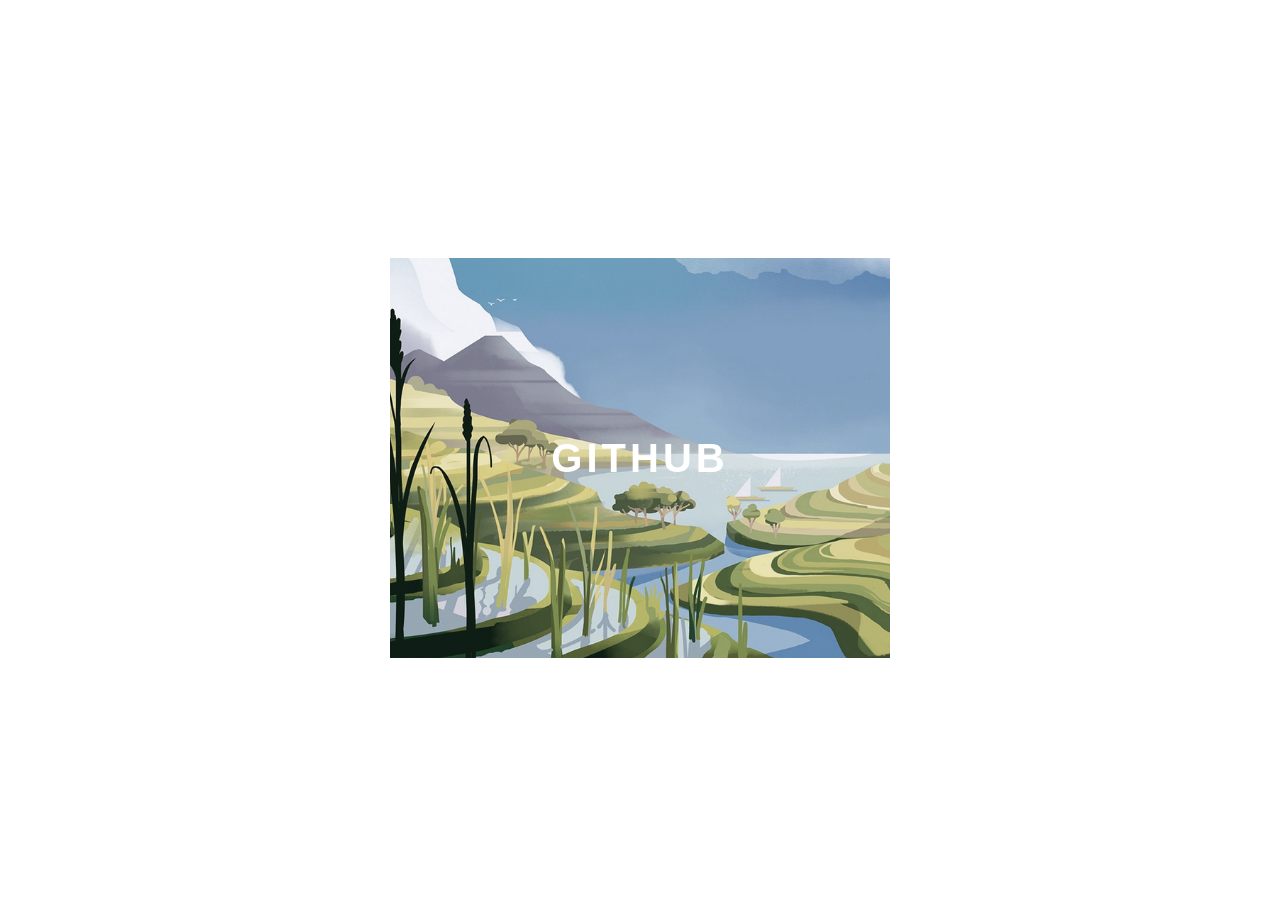
<file: index.html>
<!DOCTYPE html>
<html lang="en">
<head>
  <meta charset="UTF-8">
  <meta http-equiv="X-UA-Compatible" content="IE=edge">
  <meta name="viewport" content="width=device-width, initial-scale=1.0">
  <link rel="stylesheet" href="style.css">
  <title>Document</title>
</head>
<body>
  <div class="container">
    <div class="card">
      <div class="card-wrapper">
        <h2>Github</h2>
        <p>veja meus projetos</p>
      </div>
    </div>
  </div>
</body>
</html>
</file>
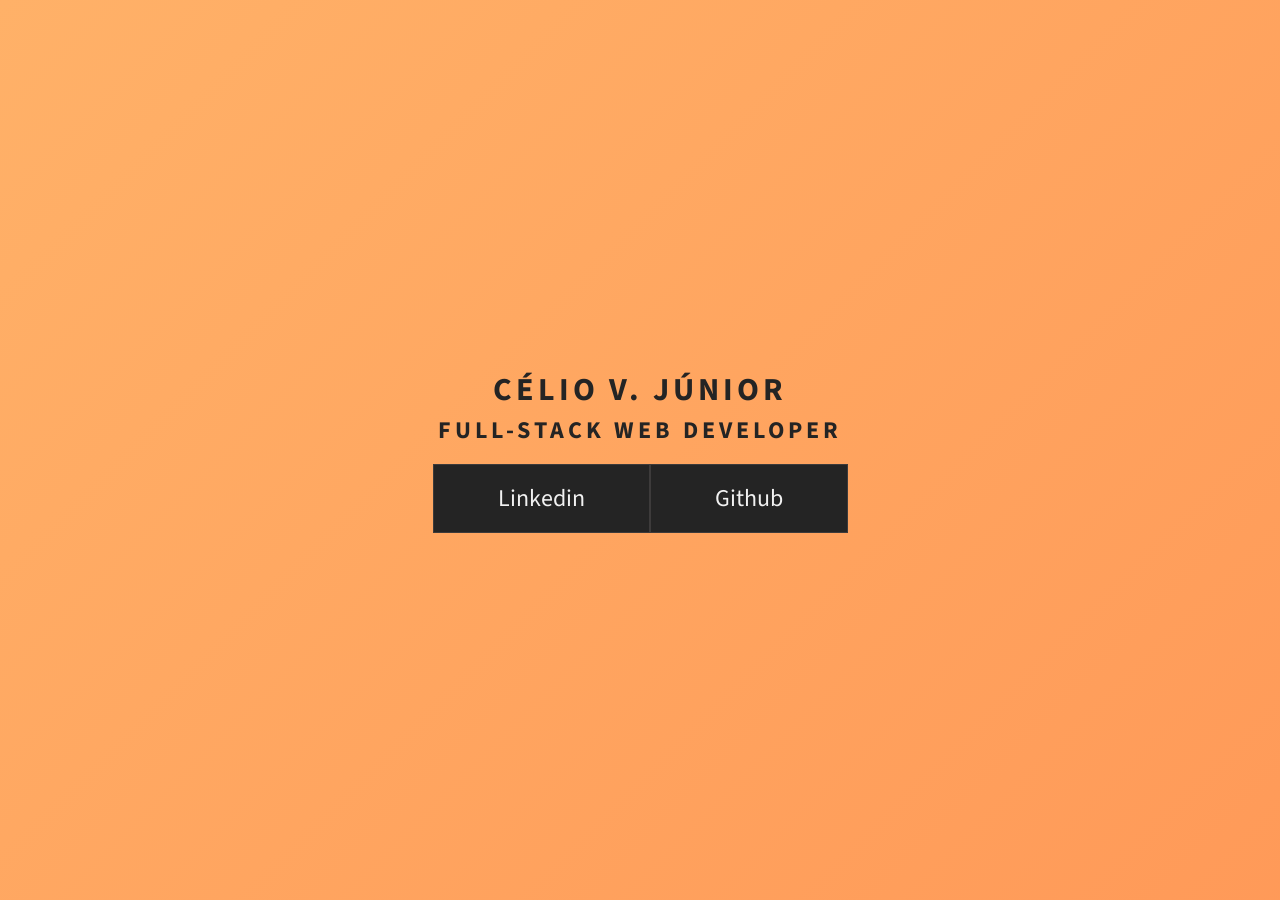
<file: 01_keyframes/index.html>
<!DOCTYPE html>
<html lang="pt-BR">
<head>
  <meta charset="UTF-8">
  <meta http-equiv="X-UA-Compatible" content="IE=edge">
  <meta name="viewport" content="width=device-width, initial-scale=1.0">
  <link href="https://fonts.googleapis.com/css2?family=Source+Sans+Pro:wght@300;400;600;700;900&display=swap" rel="stylesheet">
  <link rel="stylesheet" href="style.css">
  <title>Keyframes part. 01</title>
</head>
<body>
  <main class="wrapper">
    <h1>Célio V. Júnior</h1>
    <h2>Full-stack web developer</h2>
    <div class="social-media">
      <a href="#">Linkedin</a>
      <a href="#">Github</a>
    </div>
  </main>
</body>
</html>
</file>
<file: style.css>
body {
  font-family: 'Open Sans', sans-serif;
}

.container {
  width: 100%;
  height: 100vh;
  display: flex;
  justify-content: center;
  align-items: center;
}

.card {
  height: 400px;
  width: 500px;
  background-image: url('./img.png');
  background-position: center;
  background-repeat: no-repeat;
  background-size: cover;
  display: flex;
  justify-content: center;
  align-items: center;
  filter: grayscale(0.5);
  color: white;
  cursor: pointer;
  transition: 0.3s;
}

.card-wrapper {
  text-align: center;
  display: flex;
  flex-direction: column;
  justify-content: center;
  align-items: center;
  position: relative;
}

.card-wrapper::before {
  content: '';
  position: absolute;
  height: 100px;
  width: 100px;
  display: block;
  border: 1px solid white;
  opacity: 0;
  transition: 0.3s;
}

.card-wrapper h2 {
  font-size: 40px;
  text-transform: uppercase;
  letter-spacing: 4px;
  margin: 0;
  transition: 0.3s;
}

.card-wrapper p {
  font-size: 0;
  visibility: hidden;
  opacity: 0;
  font-weight: bold;
  text-transform: uppercase;
  transition: 0.3s;
}

.card:hover {
  filter: unset;
}

.card:hover > .card-wrapper::before {
  height: 300px;
  width: 400px;
  opacity: 1;
}

.card:hover > .card-wrapper p {
  opacity: 1;
  visibility: visible;
  font-size: 14px;
}
</file>
<file: 01_keyframes/style.css>
* {
  margin: 0;
  padding: 0;
  box-sizing: border-box;
}

body {
  font-family: 'Source Sans Pro', sans-serif;

  color: #242424;
}

.wrapper {
  height: 100vh;
  width: 100vw;
  background: linear-gradient(-45deg, #ffa023, #eee062, #ff9253, #ffb168);
  background-size: 400% 400%;
  display: flex;
  flex-direction: column;
  justify-content: center;
  align-items: center;
  animation: backgroundTransition 8s ease-in-out infinite;
}

h1 {
  text-transform: uppercase;
  letter-spacing: 4px;
}

h2 {
  text-transform: uppercase;
  letter-spacing: 4px;
}

.social-media {
  margin-top: 1rem;
  display: flex;
}

a {
  text-decoration: none;
  color: #f1f1f1;
  background-color:#242424;
  font-size: 24px;
  padding: 1rem 4rem;
  border: 1px solid #3d3b3b;
  min-width: 4rem;
  display: flex;
  justify-content: center;
  align-items: center;
  transition: .5s cubic-bezier(0.55, 0.025, 0.675, 0.97)
}

a:hover {
  color: #ff9253;
  background-color: white;
  border: 1px solid #e4e1e1;
}

@keyframes backgroundTransition {
  0% {
    background-position: 0% 80%;
  }
  50% {
    background-position: 80% 100%;
  }
  100% {
    background-position: 0% 90%;
  }
}
</file>
